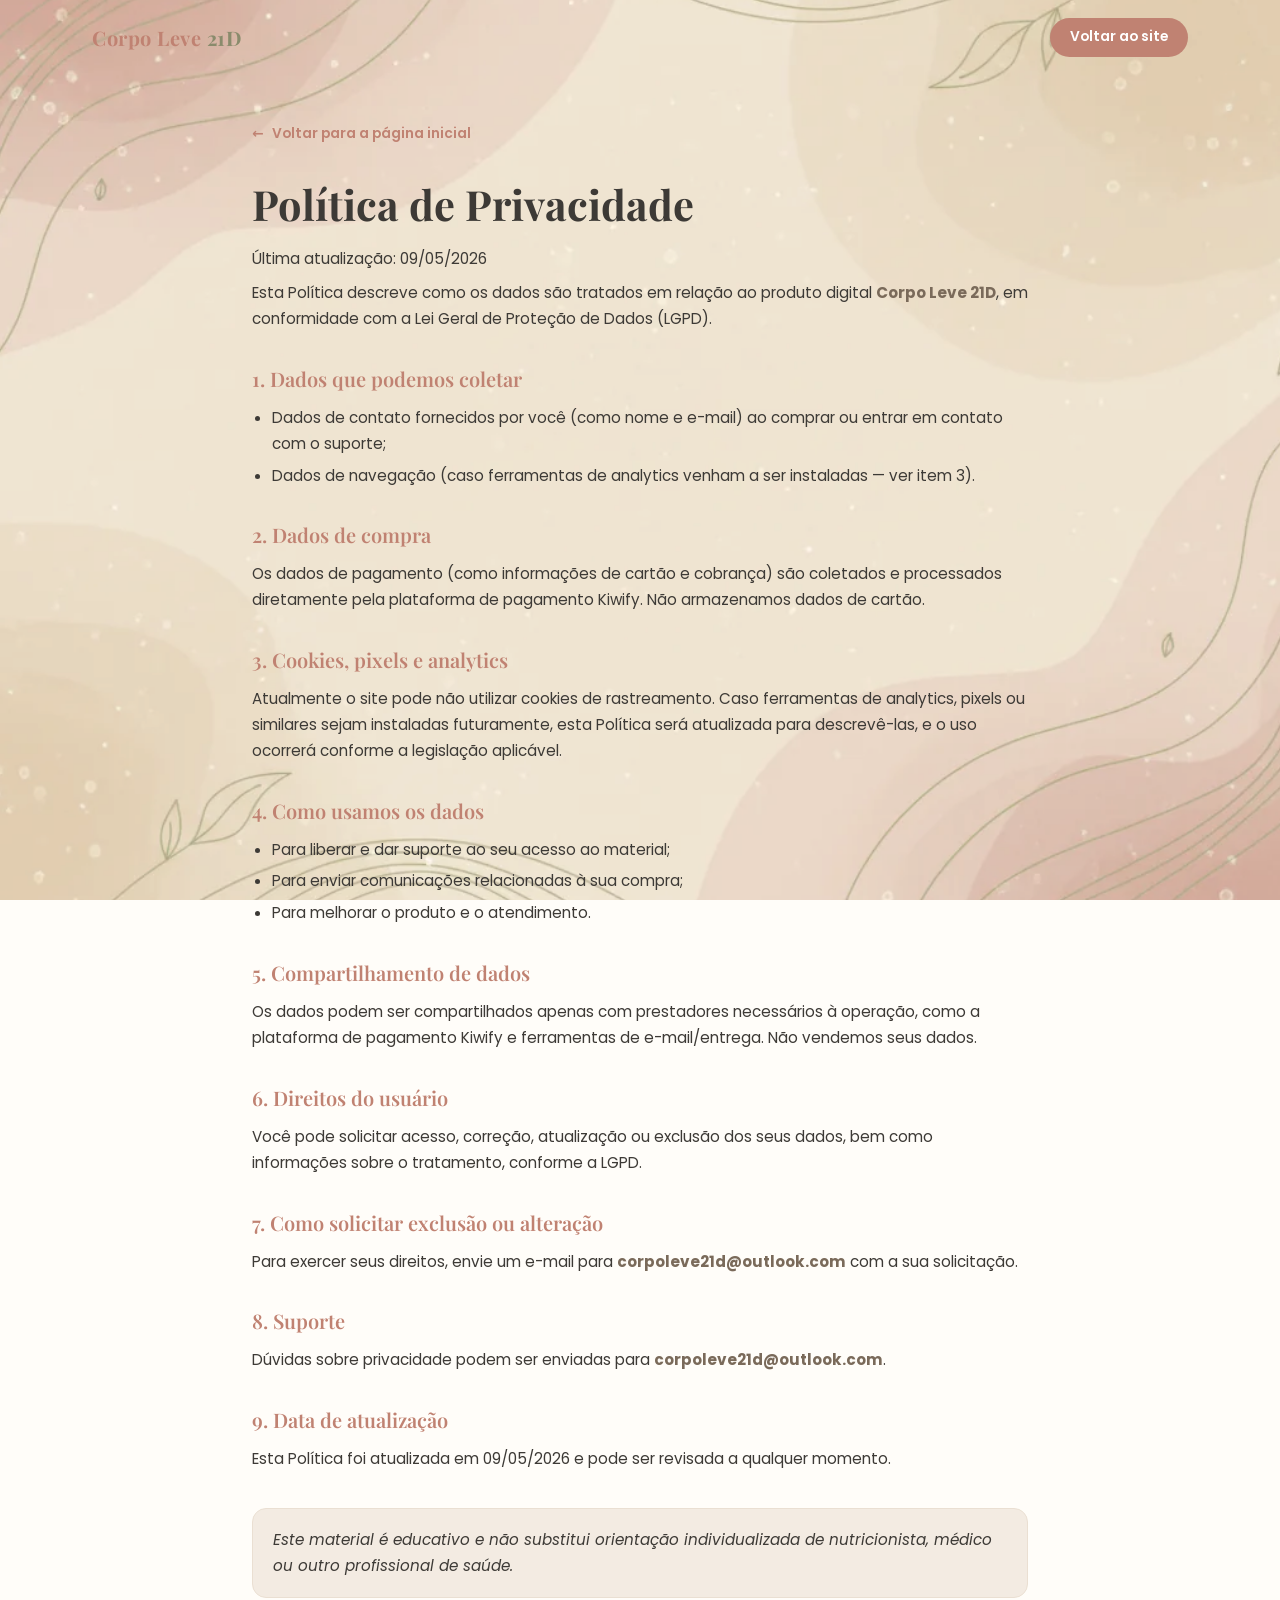
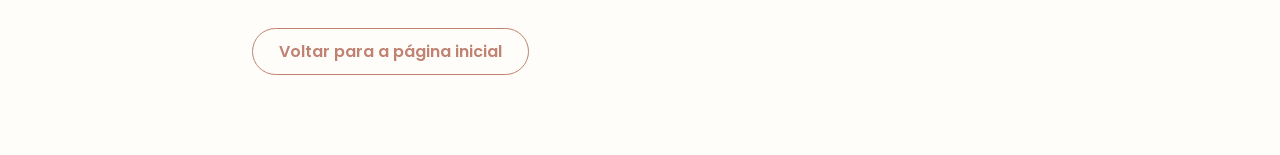
<file: privacidade.html>
<!DOCTYPE html>
<html lang="pt-BR">
<head>
<meta charset="UTF-8">
<meta name="viewport" content="width=device-width, initial-scale=1.0">
<meta name="robots" content="noindex">
<title>Política de Privacidade — Corpo Leve 21D</title>
<link rel="preconnect" href="https://fonts.googleapis.com">
<link rel="preconnect" href="https://fonts.gstatic.com" crossorigin>
<link href="https://fonts.googleapis.com/css2?family=Playfair+Display:wght@500;600;700&family=Poppins:wght@300;400;500;600&display=swap" rel="stylesheet">
<link rel="stylesheet" href="assets/style.css">
</head>
<body>

<div class="bg-decor" aria-hidden="true">
  <span class="bg-texture"></span>
  <span class="blob blob-2"></span>
  <span class="blob blob-3"></span>
</div>

<header class="nav" id="nav">
  <div class="container nav__inner">
    <a href="index.html" class="brand">Corpo&nbsp;Leve <span>21D</span></a>
    <a href="index.html" class="btn btn--mini">Voltar ao site</a>
  </div>
</header>

<main class="legal">
  <a href="index.html" class="legal__back">Voltar para a página inicial</a>
  <h1>Política de Privacidade</h1>
  <p class="legal__meta">Última atualização: <span>09/05/2026</span></p>
  <p class="legal__intro">Esta Política descreve como os dados são tratados em relação ao produto digital <strong>Corpo Leve 21D</strong>, em conformidade com a Lei Geral de Proteção de Dados (LGPD).</p>

  <h2>1. Dados que podemos coletar</h2>
  <ul>
    <li>Dados de contato fornecidos por você (como nome e e-mail) ao comprar ou entrar em contato com o suporte;</li>
    <li>Dados de navegação (caso ferramentas de analytics venham a ser instaladas — ver item 3).</li>
  </ul>

  <h2>2. Dados de compra</h2>
  <p>Os dados de pagamento (como informações de cartão e cobrança) são coletados e processados diretamente pela plataforma de pagamento <span>Kiwify</span>. Não armazenamos dados de cartão.</p>

  <h2>3. Cookies, pixels e analytics</h2>
  <p>Atualmente o site pode não utilizar cookies de rastreamento. Caso ferramentas de analytics, pixels ou similares sejam instaladas futuramente, esta Política será atualizada para descrevê-las, e o uso ocorrerá conforme a legislação aplicável.</p>

  <h2>4. Como usamos os dados</h2>
  <ul>
    <li>Para liberar e dar suporte ao seu acesso ao material;</li>
    <li>Para enviar comunicações relacionadas à sua compra;</li>
    <li>Para melhorar o produto e o atendimento.</li>
  </ul>

  <h2>5. Compartilhamento de dados</h2>
  <p>Os dados podem ser compartilhados apenas com prestadores necessários à operação, como a plataforma de pagamento <span>Kiwify</span> e ferramentas de e-mail/entrega. Não vendemos seus dados.</p>

  <h2>6. Direitos do usuário</h2>
  <p>Você pode solicitar acesso, correção, atualização ou exclusão dos seus dados, bem como informações sobre o tratamento, conforme a LGPD.</p>

  <h2>7. Como solicitar exclusão ou alteração</h2>
  <p>Para exercer seus direitos, envie um e-mail para <strong>corpoleve21d@outlook.com</strong> com a sua solicitação.</p>

  <h2>8. Suporte</h2>
  <p>Dúvidas sobre privacidade podem ser enviadas para <strong>corpoleve21d@outlook.com</strong>.</p>

  <h2>9. Data de atualização</h2>
  <p>Esta Política foi atualizada em <span>09/05/2026</span> e pode ser revisada a qualquer momento.</p>

  <p class="legal__disc">Este material é educativo e não substitui orientação individualizada de nutricionista, médico ou outro profissional de saúde.</p>

  <a href="index.html" class="btn btn--ghost">Voltar para a página inicial</a>
</main>

</body>
</html>
</file>
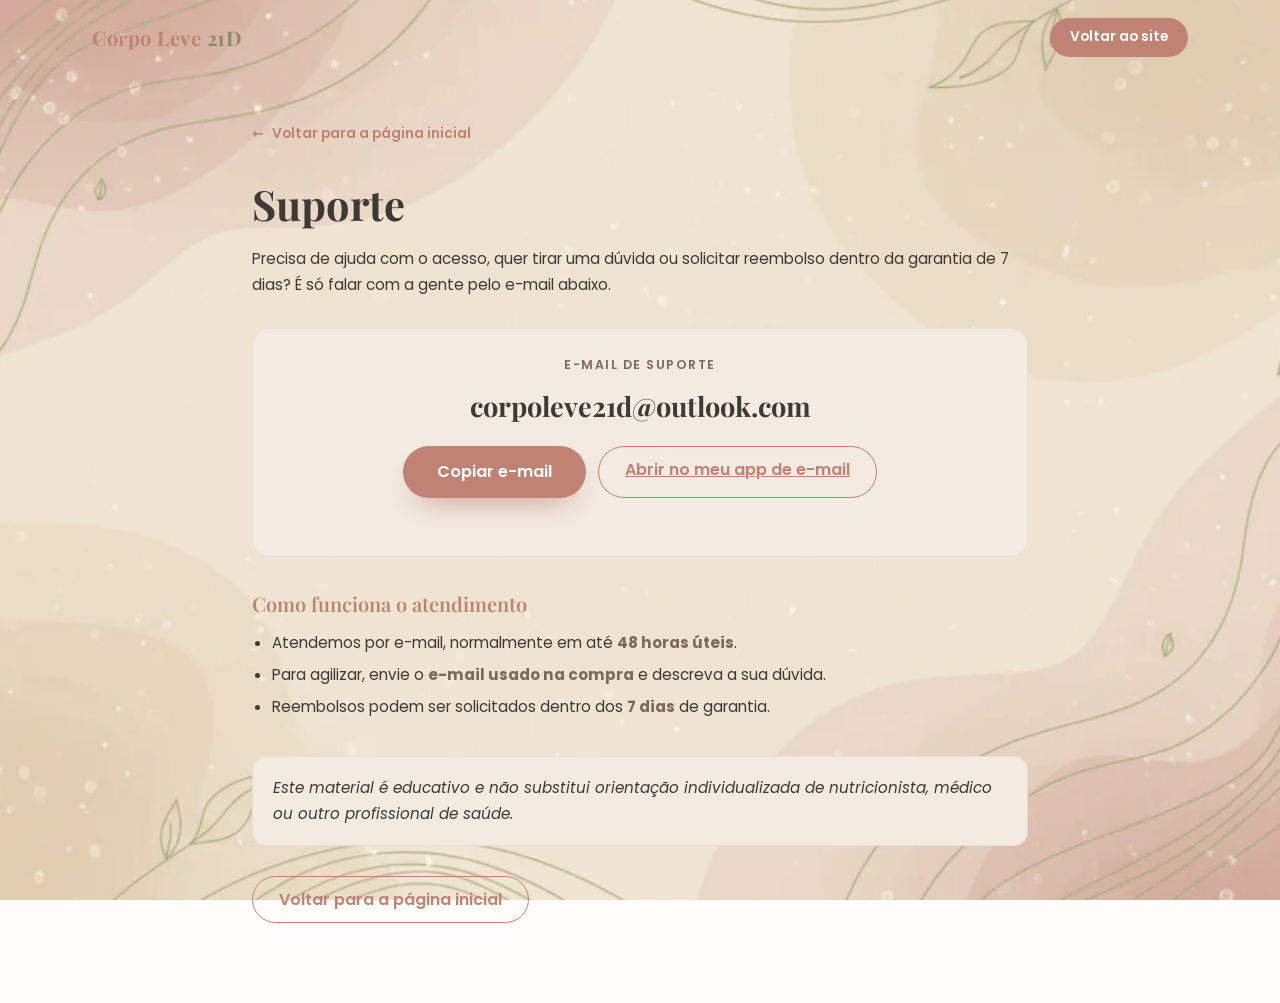
<file: suporte.html>
<!DOCTYPE html>
<html lang="pt-BR">
<head>
<meta charset="UTF-8">
<meta name="viewport" content="width=device-width, initial-scale=1.0">
<meta name="robots" content="noindex">
<title>Suporte — Corpo Leve 21D</title>
<link rel="preconnect" href="https://fonts.googleapis.com">
<link rel="preconnect" href="https://fonts.gstatic.com" crossorigin>
<link href="https://fonts.googleapis.com/css2?family=Playfair+Display:wght@500;600;700&family=Poppins:wght@300;400;500;600&display=swap" rel="stylesheet">
<link rel="stylesheet" href="assets/style.css">
</head>
<body>

<div class="bg-decor" aria-hidden="true">
  <span class="bg-texture"></span>
  <span class="blob blob-1"></span>
  <span class="blob blob-3"></span>
</div>

<header class="nav" id="nav">
  <div class="container nav__inner">
    <a href="index.html" class="brand">Corpo&nbsp;Leve <span>21D</span></a>
    <a href="index.html" class="btn btn--mini">Voltar ao site</a>
  </div>
</header>

<main class="legal">
  <a href="index.html" class="legal__back">Voltar para a página inicial</a>
  <h1>Suporte</h1>
  <p class="legal__intro">Precisa de ajuda com o acesso, quer tirar uma dúvida ou solicitar reembolso dentro da garantia de 7 dias? É só falar com a gente pelo e-mail abaixo.</p>

  <div class="support-box">
    <span class="support-box__label">E-mail de suporte</span>
    <span class="support-box__email" id="supEmail">corpoleve21d@outlook.com</span>
    <div class="support-box__actions">
      <button type="button" class="btn btn--primary" id="copyBtn">Copiar e-mail</button>
      <a href="mailto:corpoleve21d@outlook.com" class="btn btn--ghost">Abrir no meu app de e-mail</a>
    </div>
    <p class="support-box__hint" id="copyHint" aria-live="polite"></p>
  </div>

  <h2>Como funciona o atendimento</h2>
  <ul>
    <li>Atendemos por e-mail, normalmente em até <strong>48 horas úteis</strong>.</li>
    <li>Para agilizar, envie o <strong>e-mail usado na compra</strong> e descreva a sua dúvida.</li>
    <li>Reembolsos podem ser solicitados dentro dos <strong>7 dias</strong> de garantia.</li>
  </ul>

  <p class="legal__disc">Este material é educativo e não substitui orientação individualizada de nutricionista, médico ou outro profissional de saúde.</p>

  <a href="index.html" class="btn btn--ghost">Voltar para a página inicial</a>
</main>

<script>
  (function () {
    var btn = document.getElementById('copyBtn');
    var hint = document.getElementById('copyHint');
    var email = document.getElementById('supEmail').textContent.trim();
    btn.addEventListener('click', function () {
      function ok() { hint.textContent = '✓ E-mail copiado! Agora é só colar no seu e-mail.'; }
      if (navigator.clipboard && navigator.clipboard.writeText) {
        navigator.clipboard.writeText(email).then(ok).catch(fallback);
      } else { fallback(); }
      function fallback() {
        var t = document.createElement('textarea');
        t.value = email; document.body.appendChild(t); t.select();
        try { document.execCommand('copy'); ok(); }
        catch (e) { hint.textContent = 'Copie manualmente: ' + email; }
        document.body.removeChild(t);
      }
    });
  })();
</script>
</body>
</html>
</file>
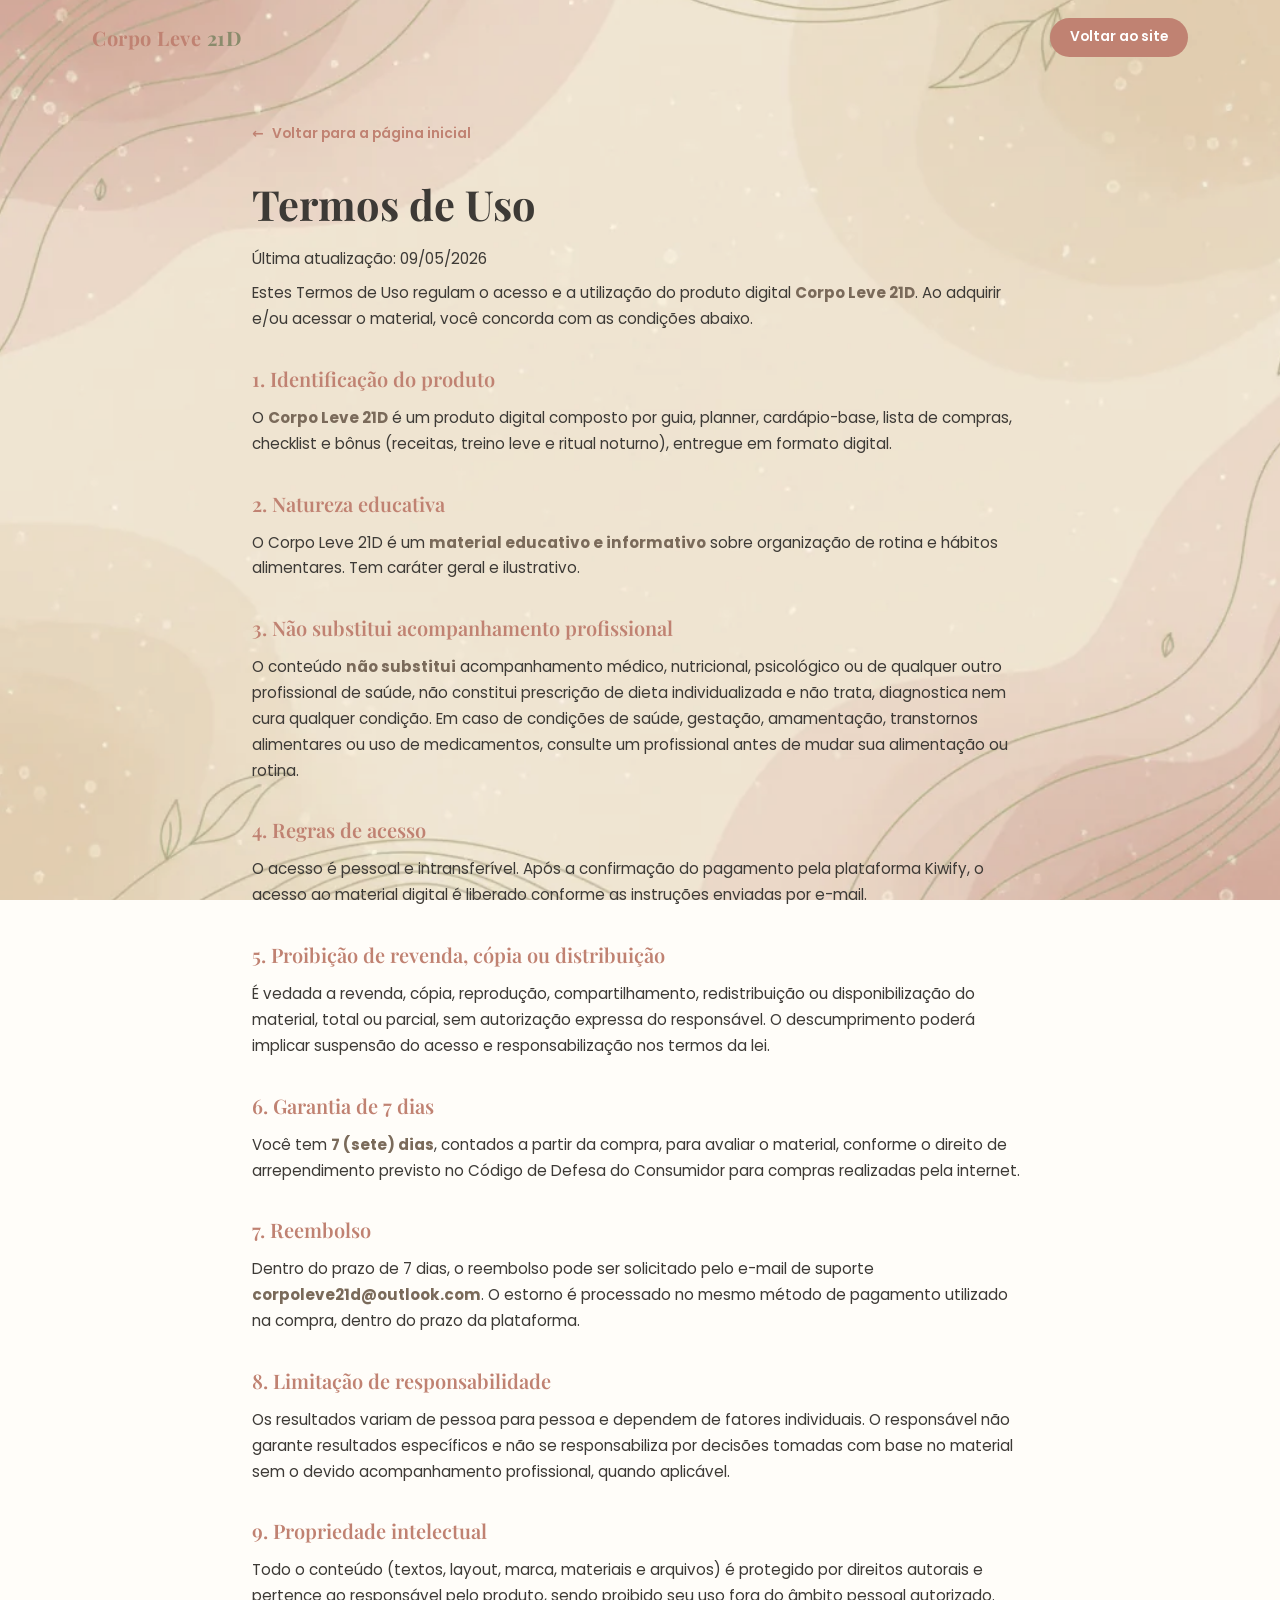
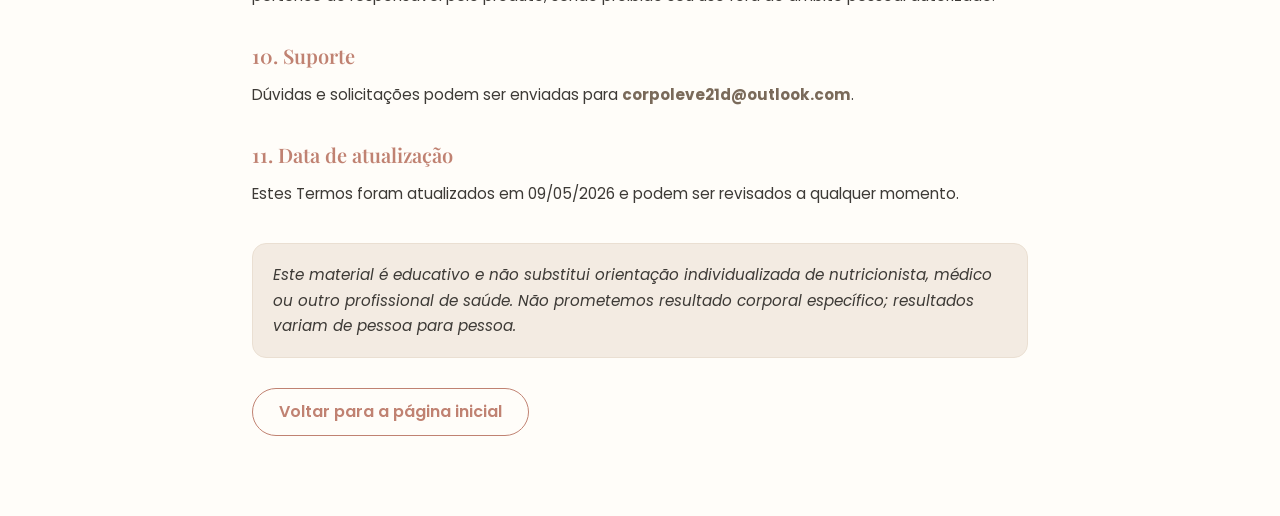
<file: termos.html>
<!DOCTYPE html>
<html lang="pt-BR">
<head>
<meta charset="UTF-8">
<meta name="viewport" content="width=device-width, initial-scale=1.0">
<meta name="robots" content="noindex">
<title>Termos de Uso — Corpo Leve 21D</title>
<link rel="preconnect" href="https://fonts.googleapis.com">
<link rel="preconnect" href="https://fonts.gstatic.com" crossorigin>
<link href="https://fonts.googleapis.com/css2?family=Playfair+Display:wght@500;600;700&family=Poppins:wght@300;400;500;600&display=swap" rel="stylesheet">
<link rel="stylesheet" href="assets/style.css">
</head>
<body>

<div class="bg-decor" aria-hidden="true">
  <span class="bg-texture"></span>
  <span class="blob blob-1"></span>
  <span class="blob blob-3"></span>
</div>

<header class="nav" id="nav">
  <div class="container nav__inner">
    <a href="index.html" class="brand">Corpo&nbsp;Leve <span>21D</span></a>
    <a href="index.html" class="btn btn--mini">Voltar ao site</a>
  </div>
</header>

<main class="legal">
  <a href="index.html" class="legal__back">Voltar para a página inicial</a>
  <h1>Termos de Uso</h1>
  <p class="legal__meta">Última atualização: <span>09/05/2026</span></p>
  <p class="legal__intro">Estes Termos de Uso regulam o acesso e a utilização do produto digital <strong>Corpo Leve 21D</strong>. Ao adquirir e/ou acessar o material, você concorda com as condições abaixo.</p>

  <h2>1. Identificação do produto</h2>
  <p>O <strong>Corpo Leve 21D</strong> é um produto digital composto por guia, planner, cardápio-base, lista de compras, checklist e bônus (receitas, treino leve e ritual noturno), entregue em formato digital.</p>

  <h2>2. Natureza educativa</h2>
  <p>O Corpo Leve 21D é um <strong>material educativo e informativo</strong> sobre organização de rotina e hábitos alimentares. Tem caráter geral e ilustrativo.</p>

  <h2>3. Não substitui acompanhamento profissional</h2>
  <p>O conteúdo <strong>não substitui</strong> acompanhamento médico, nutricional, psicológico ou de qualquer outro profissional de saúde, não constitui prescrição de dieta individualizada e não trata, diagnostica nem cura qualquer condição. Em caso de condições de saúde, gestação, amamentação, transtornos alimentares ou uso de medicamentos, consulte um profissional antes de mudar sua alimentação ou rotina.</p>

  <h2>4. Regras de acesso</h2>
  <p>O acesso é pessoal e intransferível. Após a confirmação do pagamento pela plataforma <span>Kiwify</span>, o acesso ao material digital é liberado conforme as instruções enviadas por e-mail.</p>

  <h2>5. Proibição de revenda, cópia ou distribuição</h2>
  <p>É vedada a revenda, cópia, reprodução, compartilhamento, redistribuição ou disponibilização do material, total ou parcial, sem autorização expressa do responsável. O descumprimento poderá implicar suspensão do acesso e responsabilização nos termos da lei.</p>

  <h2>6. Garantia de 7 dias</h2>
  <p>Você tem <strong>7 (sete) dias</strong>, contados a partir da compra, para avaliar o material, conforme o direito de arrependimento previsto no Código de Defesa do Consumidor para compras realizadas pela internet.</p>

  <h2>7. Reembolso</h2>
  <p>Dentro do prazo de 7 dias, o reembolso pode ser solicitado pelo e-mail de suporte <strong>corpoleve21d@outlook.com</strong>. O estorno é processado no mesmo método de pagamento utilizado na compra, dentro do prazo da plataforma.</p>

  <h2>8. Limitação de responsabilidade</h2>
  <p>Os resultados variam de pessoa para pessoa e dependem de fatores individuais. O responsável não garante resultados específicos e não se responsabiliza por decisões tomadas com base no material sem o devido acompanhamento profissional, quando aplicável.</p>

  <h2>9. Propriedade intelectual</h2>
  <p>Todo o conteúdo (textos, layout, marca, materiais e arquivos) é protegido por direitos autorais e pertence ao responsável pelo produto, sendo proibido seu uso fora do âmbito pessoal autorizado.</p>

  <h2>10. Suporte</h2>
  <p>Dúvidas e solicitações podem ser enviadas para <strong>corpoleve21d@outlook.com</strong>.</p>

  <h2>11. Data de atualização</h2>
  <p>Estes Termos foram atualizados em <span>09/05/2026</span> e podem ser revisados a qualquer momento.</p>

  <p class="legal__disc">Este material é educativo e não substitui orientação individualizada de nutricionista, médico ou outro profissional de saúde. Não prometemos resultado corporal específico; resultados variam de pessoa para pessoa.</p>

  <a href="index.html" class="btn btn--ghost">Voltar para a página inicial</a>
</main>

</body>
</html>
</file>
<file: assets/style.css>
/* ===== Corpo Leve 21D — Landing premium ===== */
:root{
  --bege:#F3EBE2;
  --bege-2:#EADFD2;
  --branco:#FFFDF9;
  --rosa:#C08272;
  --rosa-escuro:#A66856;
  --oliva:#8A8B6C;
  --marrom:#7A6A5A;
  --carvao:#3D3A36;
  --dourado:#C9A86A;
  --sombra: 0 18px 50px -22px rgba(122,106,90,.45);
  --sombra-suave: 0 10px 30px -18px rgba(122,106,90,.4);
  --raio: 22px;
  --maxw: 1140px;
  --serif:'Playfair Display', Georgia, serif;
  --sans:'Poppins', system-ui, -apple-system, Arial, sans-serif;
}
*{box-sizing:border-box;margin:0;padding:0}
html{scroll-behavior:smooth}
body{
  font-family:var(--sans);
  color:var(--carvao);
  background:var(--branco);
  line-height:1.65;
  font-size:16px;
  overflow-x:hidden;
  -webkit-font-smoothing:antialiased;
}
img{max-width:100%;display:block}
a{color:inherit;text-decoration:none}
.container{width:100%;max-width:var(--maxw);margin:0 auto;padding:0 22px}
em{font-style:italic;color:var(--rosa)}
strong{color:var(--marrom)}

/* ===== Fundo decorativo ===== */
.bg-decor{position:fixed;inset:0;z-index:0;pointer-events:none;overflow:hidden}
.blob{position:absolute;border-radius:50%;filter:blur(60px);opacity:.38}
.blob-1{width:420px;height:420px;background:radial-gradient(circle,#E7CFc4,transparent 70%);top:-120px;left:-120px}
.blob-2{width:380px;height:380px;background:radial-gradient(circle,#D9DCC4,transparent 70%);top:40%;right:-140px}
.blob-3{width:340px;height:340px;background:radial-gradient(circle,#EADFD2,transparent 70%);bottom:-120px;left:30%}
.leaf{position:absolute;color:var(--oliva);opacity:.18;font-size:26px}
.leaf-a{top:18%;left:8%}
.leaf-b{top:62%;left:80%}
.leaf-c{top:84%;left:14%}

/* ===== Nav ===== */
.nav{position:fixed;top:0;left:0;right:0;z-index:50;transition:background .4s ease, box-shadow .4s, padding .4s}
.nav__inner{display:flex;align-items:center;justify-content:space-between;padding:18px 22px}
.nav.scrolled{background:rgba(255,253,249,.85);backdrop-filter:blur(12px);box-shadow:0 6px 24px -18px rgba(122,106,90,.5)}
.brand{font-family:var(--serif);font-weight:700;font-size:1.25rem;color:var(--rosa);letter-spacing:.5px}
.brand span{color:var(--oliva)}
.nav__links{display:none;gap:30px}
.nav__links a{font-size:.92rem;color:var(--marrom);font-weight:500;transition:color .25s}
.nav__links a:hover{color:var(--rosa)}

/* ===== Botões ===== */
.btn{display:inline-flex;flex-direction:column;align-items:center;justify-content:center;
  font-family:var(--sans);font-weight:600;cursor:pointer;border:none;border-radius:999px;
  transition:transform .3s cubic-bezier(.2,.8,.2,1), box-shadow .3s, background .3s;text-align:center;line-height:1.2}
.btn--primary{background:var(--rosa);color:#fff;padding:16px 34px;font-size:1.02rem;box-shadow:0 14px 30px -14px rgba(192,130,114,.9)}
.btn--primary:hover{transform:translateY(-3px) scale(1.02);background:var(--rosa-escuro);box-shadow:0 20px 40px -16px rgba(166,104,86,.95)}
.btn--lg{padding:20px 46px;font-size:1.12rem}
.btn--mini{padding:11px 20px;font-size:.86rem;background:var(--rosa);color:#fff;border-radius:999px}
.btn--mini:hover{background:var(--rosa-escuro)}
.btn__price{font-weight:400;font-size:.74rem;opacity:.92;margin-top:3px;letter-spacing:.3px}

/* ===== Hero ===== */
.hero{position:relative;z-index:1;padding:130px 0 70px}
.hero__grid{display:grid;grid-template-columns:1fr;gap:48px;align-items:center}
.eyebrow{display:inline-block;font-size:.74rem;letter-spacing:3px;text-transform:uppercase;color:var(--oliva);font-weight:600;margin-bottom:18px}
.eyebrow--center{display:block;text-align:center}
.hero__title{font-family:var(--serif);font-weight:700;font-size:clamp(2.4rem,8vw,4rem);line-height:1.08;color:var(--carvao);margin-bottom:22px;letter-spacing:-.5px}
.hero__sub{font-size:clamp(1rem,2.4vw,1.18rem);color:var(--marrom);max-width:540px;margin-bottom:32px}
.hero__cta{margin-bottom:22px}
.hero__trust{list-style:none;display:flex;flex-wrap:wrap;gap:16px 24px;font-size:.86rem;color:var(--marrom)}
.hero__trust li{display:flex;align-items:center;gap:8px}
.dot{width:7px;height:7px;border-radius:50%;background:var(--oliva);display:inline-block}

/* Hero cards flutuantes */
.hero__cards{position:relative;height:420px}
.floatcard{position:absolute;background:var(--branco);border:1px solid var(--bege-2);border-radius:18px;padding:20px 22px;box-shadow:var(--sombra);width:min(64%,260px)}
.floatcard__tag{display:inline-block;font-size:.66rem;letter-spacing:2px;text-transform:uppercase;color:#fff;background:var(--oliva);padding:4px 10px;border-radius:999px;margin-bottom:10px}
.floatcard h3{font-family:var(--serif);font-size:1.12rem;color:var(--rosa);margin-bottom:4px;font-weight:600}
.floatcard p{font-size:.84rem;color:var(--marrom)}
.fc-1{top:0;left:0;z-index:4}
.fc-2{top:120px;right:0;z-index:3}
.fc-3{top:230px;left:6%;z-index:2}
.fc-4{top:320px;right:8%;z-index:5;background:linear-gradient(160deg,#fff,#FBF2EA)}
.fc-4 .floatcard__tag{background:var(--dourado)}

.scroll-hint{display:flex;align-items:center;gap:10px;justify-content:center;margin-top:54px;font-size:.74rem;letter-spacing:2px;text-transform:uppercase;color:var(--oliva)}
.scroll-hint span{width:22px;height:34px;border:1.5px solid var(--oliva);border-radius:12px;position:relative;display:inline-block}
.scroll-hint span::after{content:"";position:absolute;top:6px;left:50%;width:3px;height:6px;background:var(--oliva);border-radius:2px;transform:translateX(-50%);animation:scrolldot 1.6s infinite}
@keyframes scrolldot{0%{opacity:0;transform:translate(-50%,0)}40%{opacity:1}80%{opacity:0;transform:translate(-50%,12px)}}

/* ===== Seções base ===== */
.section{position:relative;z-index:1;padding:90px 0}
.section__head{max-width:680px;margin:0 auto 54px;text-align:center}
.section__title{font-family:var(--serif);font-weight:600;font-size:clamp(1.8rem,5vw,2.7rem);color:var(--carvao);line-height:1.15;margin-bottom:16px}
.section__lead{color:var(--marrom);font-size:1.05rem}

/* ===== Dor ===== */
.dor{background:linear-gradient(180deg,transparent, rgba(243,235,226,.6) 30%, transparent)}
.dorgrid{display:grid;grid-template-columns:1fr;gap:18px}
.dorcard{background:var(--branco);border:1px solid var(--bege-2);border-left:3px solid var(--rosa);border-radius:16px;padding:24px;box-shadow:var(--sombra-suave)}
.dorcard h3{font-family:var(--serif);font-size:1.12rem;color:var(--carvao);font-weight:600;margin-bottom:8px;line-height:1.3}
.dorcard p{font-size:.92rem;color:var(--marrom)}

/* ===== Método / pilares ===== */
.pilares{position:relative;display:grid;grid-template-columns:1fr;gap:22px;max-width:760px;margin:0 auto}
.pilar-track{position:absolute;left:33px;top:20px;bottom:20px;width:2px;background:var(--bege-2);border-radius:2px;overflow:hidden}
.pilar-progress{position:absolute;top:0;left:0;width:100%;height:0;background:linear-gradient(var(--rosa),var(--oliva))}
.pilar{display:flex;gap:22px;align-items:flex-start;background:var(--branco);border:1px solid var(--bege-2);border-radius:var(--raio);padding:26px;box-shadow:var(--sombra-suave);position:relative}
.pilar__num{font-family:var(--serif);font-size:1.6rem;font-weight:700;color:#fff;background:var(--rosa);min-width:54px;height:54px;border-radius:50%;display:flex;align-items:center;justify-content:center;box-shadow:0 10px 22px -10px rgba(192,130,114,.9)}
.pilar__week{display:inline-block;font-size:.7rem;letter-spacing:2px;text-transform:uppercase;color:var(--oliva);font-weight:600;margin-bottom:6px}
.pilar__body h3{font-family:var(--serif);font-size:1.5rem;color:var(--rosa);margin-bottom:8px;font-weight:600}
.pilar__body p{font-size:.96rem;color:var(--marrom)}
.metodo__note{text-align:center;max-width:560px;margin:40px auto 0;font-style:italic;color:var(--marrom)}

/* ===== Entregáveis ===== */
.grid-entregaveis{display:grid;grid-template-columns:1fr;gap:18px}
.ecard{background:var(--branco);border:1px solid var(--bege-2);border-radius:var(--raio);padding:26px;box-shadow:var(--sombra-suave);transition:transform .35s cubic-bezier(.2,.8,.2,1), box-shadow .35s;position:relative;overflow:hidden}
.ecard::before{content:"";position:absolute;inset:0;background:linear-gradient(160deg,rgba(201,168,106,.08),transparent 60%);opacity:0;transition:opacity .35s}
.ecard:hover{transform:translateY(-6px);box-shadow:var(--sombra)}
.ecard:hover::before{opacity:1}
.ecard__fmt{display:inline-block;font-size:.66rem;letter-spacing:2px;text-transform:uppercase;color:var(--marrom);background:var(--bege);padding:5px 12px;border-radius:999px;margin-bottom:14px}
.ecard h3{font-family:var(--serif);font-size:1.22rem;color:var(--carvao);font-weight:600;margin-bottom:8px}
.ecard p{font-size:.92rem;color:var(--marrom)}
.ecard--bonus{background:linear-gradient(165deg,#fff, #FBF3EA)}
.ecard--bonus .ecard__fmt{background:var(--dourado);color:#fff}

/* ===== Para quem ===== */
.paraquem__grid{display:grid;grid-template-columns:1fr;gap:20px}
.pq{border-radius:var(--raio);padding:32px;box-shadow:var(--sombra-suave)}
.pq h3{font-family:var(--serif);font-size:1.4rem;margin-bottom:18px;font-weight:600}
.pq ul{list-style:none;display:flex;flex-direction:column;gap:12px}
.pq li{position:relative;padding-left:30px;color:var(--marrom);font-size:.96rem}
.pq--sim{background:var(--branco);border:1px solid var(--bege-2)}
.pq--sim h3{color:var(--oliva)}
.pq--sim li::before{content:"✓";position:absolute;left:0;top:-1px;color:#fff;background:var(--oliva);width:20px;height:20px;border-radius:50%;font-size:.72rem;display:flex;align-items:center;justify-content:center}
.pq--nao{background:var(--bege)}
.pq--nao h3{color:var(--rosa)}
.pq--nao li::before{content:"–";position:absolute;left:0;top:-1px;color:var(--rosa);font-weight:700}

/* ===== Oferta ===== */
.oferta{padding:80px 0}
.offerbox{position:relative;max-width:680px;margin:0 auto;background:var(--branco);border:1px solid var(--bege-2);border-radius:34px;padding:54px 40px;text-align:center;box-shadow:var(--sombra);overflow:hidden}
.offerbox__glow{position:absolute;top:-120px;left:50%;transform:translateX(-50%);width:340px;height:340px;background:radial-gradient(circle,rgba(201,168,106,.28),transparent 70%);filter:blur(20px)}
.offerbox>*{position:relative;z-index:1}
.offerbox__title{font-family:var(--serif);font-size:clamp(2rem,6vw,2.8rem);color:var(--rosa);font-weight:700;margin:6px 0 12px}
.offerbox__desc{color:var(--marrom);max-width:460px;margin:0 auto 28px}
.offerbox__price{margin-bottom:28px}
.price__label{display:block;font-size:.8rem;letter-spacing:2px;text-transform:uppercase;color:var(--oliva)}
.price__value{font-family:var(--serif);font-size:clamp(3rem,12vw,4.6rem);font-weight:700;color:var(--carvao);line-height:1;display:block;margin:4px 0}
.price__note{display:block;font-size:.82rem;color:var(--marrom)}
.offerbox__bump{font-size:.86rem;color:var(--marrom);margin-top:16px}
.guarantee{display:flex;align-items:center;gap:18px;text-align:left;background:var(--bege);border-radius:18px;padding:20px 22px;margin-top:30px}
.guarantee__seal{flex:none;width:62px;height:62px;border-radius:50%;background:var(--oliva);color:#fff;font-family:var(--serif);font-size:1.6rem;font-weight:700;display:flex;flex-direction:column;align-items:center;justify-content:center;line-height:.9}
.guarantee__seal small{font-family:var(--sans);font-size:.5rem;letter-spacing:1px;text-transform:uppercase;font-weight:500}
.guarantee p{font-size:.88rem;color:var(--marrom)}

/* ===== Quem / depoimentos ===== */
.quem__inner{max-width:720px;margin:0 auto;text-align:center}
.quem__inner p{color:var(--marrom);font-size:1.04rem;margin-top:10px}
.depo-placeholder{margin-top:34px;border:1.5px dashed var(--bege-2);border-radius:18px;padding:28px;background:rgba(243,235,226,.5);color:var(--marrom);font-size:.92rem}
.depo-placeholder em{color:var(--rosa);font-size:.85rem}

/* ===== FAQ ===== */
.faq__inner{max-width:760px;margin:0 auto}
.accordion{display:flex;flex-direction:column;gap:14px}
.acc{background:var(--branco);border:1px solid var(--bege-2);border-radius:16px;overflow:hidden;box-shadow:var(--sombra-suave)}
.acc summary{list-style:none;cursor:pointer;padding:20px 24px;font-family:var(--serif);font-size:1.08rem;color:var(--carvao);font-weight:600;display:flex;justify-content:space-between;align-items:center;gap:16px}
.acc summary::-webkit-details-marker{display:none}
.acc summary::after{content:"+";font-family:var(--sans);font-size:1.5rem;color:var(--rosa);transition:transform .3s;flex:none}
.acc[open] summary::after{transform:rotate(45deg)}
.acc__body{padding:0 24px;max-height:0;overflow:hidden;transition:max-height .4s ease, padding .4s ease}
.acc[open] .acc__body{padding:0 24px 22px;max-height:400px}
.acc__body p{color:var(--marrom);font-size:.95rem}
.faq__cta{text-align:center;margin-top:40px}

/* ===== Rodapé ===== */
.footer{position:relative;z-index:1;background:var(--bege);padding:54px 0 40px;margin-top:40px}
.footer__inner{display:flex;flex-direction:column;gap:24px;justify-content:space-between;align-items:flex-start;margin-bottom:30px}
.footer__brand p{font-size:.88rem;color:var(--marrom);margin-top:6px}
.footer__links{display:flex;flex-wrap:wrap;gap:18px}
.footer__links a{font-size:.86rem;color:var(--marrom);transition:color .25s}
.footer__links a:hover{color:var(--rosa)}
.disclaimer{font-size:.76rem;color:var(--marrom);line-height:1.6;border-top:1px solid var(--bege-2);padding-top:22px;font-style:italic}
.copyright{font-size:.78rem;color:var(--marrom);margin-top:14px;opacity:.8}

/* ===== CTA sticky mobile ===== */
.cta-sticky{position:fixed;left:16px;right:16px;bottom:16px;z-index:60;background:var(--rosa);color:#fff;text-align:center;padding:16px;border-radius:999px;font-weight:600;box-shadow:0 16px 34px -12px rgba(166,104,86,.95);transform:translateY(140%);transition:transform .4s cubic-bezier(.2,.8,.2,1)}
.cta-sticky.show{transform:translateY(0)}

/* ===== Animação: estados (só ativos quando JS confirma GSAP) ===== */
body.gsap-on [data-anim="fade"],
body.gsap-on [data-reveal],
body.gsap-on [data-card],
body.gsap-on [data-pilar]{opacity:0}
body.gsap-on [data-float]{will-change:transform}

/* ===== Preço de/por (hero) ===== */
.price-tag{display:inline-flex;align-items:baseline;flex-wrap:wrap;gap:8px 12px;background:var(--branco);border:1px solid var(--bege-2);border-radius:16px;padding:14px 18px;box-shadow:var(--sombra-suave);margin-bottom:20px}
.price-tag__de{color:var(--marrom);font-size:.95rem}
.price-tag__de s{opacity:.7}
.price-tag__por{font-family:var(--serif);color:var(--carvao);font-size:1.05rem}
.price-tag__por strong{color:var(--rosa);font-size:1.7rem;font-weight:700}
.price-tag__meta{flex-basis:100%;font-size:.74rem;color:var(--marrom);letter-spacing:.3px}

/* ===== Nota de lançamento honesta ===== */
.launch-note{max-width:680px;margin:0 auto 26px;text-align:center;background:var(--bege);border:1px solid var(--bege-2);border-radius:16px;padding:16px 22px;font-size:.9rem;color:var(--marrom);line-height:1.6}
.launch-note strong{color:var(--oliva)}

/* ===== Value stack (o que recebe hoje) ===== */
.value-stack{list-style:none;text-align:left;max-width:420px;margin:6px auto 24px;display:grid;gap:9px}
.value-stack li{position:relative;padding-left:30px;color:var(--carvao);font-size:.95rem}
.value-stack li::before{content:"✓";position:absolute;left:0;top:1px;color:#fff;background:var(--oliva);width:20px;height:20px;border-radius:50%;font-size:.7rem;display:flex;align-items:center;justify-content:center}

/* ===== Preço na oferta ===== */
.price__ref{display:block;font-size:.92rem;color:var(--marrom)}
.price__ref s{opacity:.7}
.price__lead{display:block;font-size:.78rem;letter-spacing:2px;text-transform:uppercase;color:var(--oliva);margin-top:6px}

/* ===== Selos de segurança ===== */
.seals{list-style:none;display:flex;flex-wrap:wrap;justify-content:center;gap:10px 14px;margin:20px 0 4px}
.seals li{position:relative;padding-left:22px;font-size:.82rem;color:var(--marrom)}
.seals li::before{content:"";position:absolute;left:0;top:50%;transform:translateY(-50%);width:14px;height:14px;border-radius:50%;background:var(--oliva);box-shadow:0 0 0 3px rgba(138,139,108,.18)}

/* ===== Componente de visualizações (desativado) ===== */
.live-views{display:inline-flex;align-items:center;gap:8px;margin-top:14px;font-size:.8rem;color:var(--marrom)}
.live-views__dot{width:8px;height:8px;border-radius:50%;background:var(--oliva)}
.offerbox__phase{margin-top:14px;font-size:.82rem;color:var(--marrom);font-style:italic}

/* ===== Bloco de preço no fim (FAQ) ===== */
.faq__price{font-size:.95rem;color:var(--marrom);margin-bottom:14px}
.faq__price s{opacity:.7}
.faq__price strong{color:var(--rosa)}
.faq__phase{font-size:.8rem;color:var(--marrom);font-style:italic;margin-top:12px}

/* ===== CTA sticky com de/por ===== */
.cta-sticky__de{font-size:.74rem;opacity:.85;margin-right:6px}
.cta-sticky__de s{opacity:.9}
.cta-sticky strong{font-weight:700}

/* ===== Páginas jurídicas (termos/privacidade) ===== */
.legal{position:relative;z-index:1;max-width:820px;margin:0 auto;padding:120px 22px 80px}
.legal__back{display:inline-flex;align-items:center;gap:8px;margin-bottom:24px;font-size:.86rem;color:var(--rosa);font-weight:600}
.legal__back::before{content:"←"}
.legal h1{font-family:var(--serif);font-size:clamp(1.8rem,5vw,2.6rem);color:var(--carvao);margin-bottom:8px;font-weight:700}
.legal__meta{font-size:.82rem;color:var(--marrom);margin-bottom:8px}
.legal__intro{color:var(--marrom);margin-bottom:30px}
.legal h2{font-family:var(--serif);font-size:1.25rem;color:var(--rosa);margin:30px 0 10px;font-weight:600}
.legal p,.legal li{color:var(--carvao);font-size:.95rem;line-height:1.7}
.legal ul{margin:10px 0 10px 20px;display:grid;gap:6px}
.legal .ph{background:#F6E2D8;color:#9B4A2F;border:1px dashed var(--rosa);border-radius:4px;padding:0 6px;font-weight:600;font-size:.9rem}
.legal__disc{margin-top:36px;background:var(--bege);border:1px solid var(--bege-2);border-radius:14px;padding:18px 20px;font-size:.84rem;color:var(--marrom);font-style:italic}
.btn--ghost{display:inline-block;margin-top:30px;background:transparent;border:1.5px solid var(--rosa);color:var(--rosa);padding:13px 26px;border-radius:999px;font-weight:600}
.btn--ghost:hover{background:var(--rosa);color:#fff}
.legal a[href^="mailto"],.legal a[href^="http"]{color:var(--rosa);font-weight:600;text-decoration:underline}

/* ===== Caixa de suporte ===== */
.support-box{background:var(--bege);border:1px solid var(--bege-2);border-radius:18px;padding:26px 24px;margin:8px 0 14px;text-align:center}
.support-box__label{display:block;font-size:.78rem;letter-spacing:1.5px;text-transform:uppercase;color:var(--marrom);font-weight:600;margin-bottom:8px}
.support-box__email{display:block;font-family:var(--serif);font-size:clamp(1.2rem,4vw,1.7rem);color:var(--carvao);font-weight:700;word-break:break-all;margin-bottom:18px}
.support-box__actions{display:flex;flex-wrap:wrap;gap:12px;justify-content:center}
.support-box__actions .btn{margin-top:0}
.support-box__actions .btn--ghost{margin-top:0}
.support-box__hint{min-height:1.2em;margin-top:14px;font-size:.86rem;color:var(--rosa);font-weight:600}

/* ===== Selo de desconto ===== */
.discount-badge{display:inline-flex;align-items:center;gap:5px;background:linear-gradient(135deg,var(--rosa),var(--dourado));color:#fff;font-family:var(--sans);font-weight:700;font-size:.82rem;letter-spacing:.5px;padding:5px 12px;border-radius:999px;box-shadow:0 8px 18px -8px rgba(192,130,114,.8)}
.discount-badge--lg{font-size:.95rem;padding:7px 16px}

/* faixa/etiqueta de oferta no topo do card */
.offer-ribbon{display:inline-block;background:var(--carvao);color:#fff;font-family:var(--sans);font-size:.72rem;letter-spacing:2px;text-transform:uppercase;font-weight:600;padding:7px 16px;border-radius:999px;margin-bottom:14px}
.offer-ribbon strong{color:var(--dourado)}

/* linha de economia */
.save-line{display:block;margin-top:8px;font-size:.95rem;color:var(--oliva);font-weight:600}
.save-line strong{color:var(--rosa)}

/* mini-stats apelativos do hero */
.hero__stats{display:flex;flex-wrap:wrap;gap:10px;margin-top:18px}
.hero__stats span{background:var(--branco);border:1px solid var(--bege-2);border-radius:12px;padding:8px 13px;font-size:.8rem;color:var(--marrom);box-shadow:var(--sombra-suave)}
.hero__stats strong{color:var(--rosa)}

/* ===== Barra de progresso de scroll ===== */
.scroll-progress{position:fixed;top:0;left:0;height:3px;width:0;z-index:80;background:linear-gradient(90deg,var(--rosa),var(--dourado),var(--oliva));box-shadow:0 0 10px -2px rgba(192,130,114,.6);transition:width .1s linear}

/* ===== Microinteração: link do menu com sublinhado ===== */
.nav__links a{position:relative}
.nav__links a::after{content:"";position:absolute;left:0;bottom:-4px;width:0;height:2px;background:var(--rosa);border-radius:2px;transition:width .3s cubic-bezier(.2,.8,.2,1)}
.nav__links a:hover::after{width:100%}

/* ===== Botão primário com brilho sutil ao passar ===== */
.btn--primary{position:relative;overflow:hidden}
.btn--primary::after{content:"";position:absolute;top:0;left:-120%;width:60%;height:100%;background:linear-gradient(100deg,transparent,rgba(255,255,255,.35),transparent);transform:skewX(-18deg);transition:left .6s ease}
.btn--primary:hover::after{left:130%}

/* ===== Pulso suave no glow da oferta ===== */
@keyframes glowpulse{0%,100%{opacity:.75;transform:translateX(-50%) scale(1)}50%{opacity:1;transform:translateX(-50%) scale(1.08)}}
.offerbox__glow{animation:glowpulse 6s ease-in-out infinite}

/* ===== Selo da garantia com leve respiro ===== */
@keyframes sealfloat{0%,100%{transform:translateY(0)}50%{transform:translateY(-4px)}}
.guarantee__seal{animation:sealfloat 4s ease-in-out infinite}

/* ===== Imagens integradas ===== */
.bg-texture{position:absolute;inset:-4%;background-image:url('images/optimized/background-wellness.webp'),url('images/background-wellness.png');background-size:cover;background-position:center;background-repeat:no-repeat;opacity:1;will-change:transform}
/* véu bem suave por cima do fundo para manter o texto sempre legível */
.bg-decor::after{content:"";position:absolute;inset:0;background:rgba(255,253,249,.28)}
/* o fundo (imagem) já traz folhas e textura — escondemos os enfeites duplicados */
.bg-decor .blob,.bg-decor .leaf{display:none}
picture{display:block}
.has-img{width:100%;height:100%;object-fit:cover;display:block}

/* placeholder elegante quando a imagem ainda não existe */
.image-card__ph,.section-visual__ph,.mockup-showcase__ph{display:none}
[data-imgwrap].img-failed picture{display:none}
[data-imgwrap].img-failed{display:flex;align-items:center;justify-content:center;background:linear-gradient(150deg,var(--bege),#EADBCB);border:1px dashed var(--bege-2)}
[data-imgwrap].img-failed figcaption{display:block;font-family:var(--serif);color:var(--rosa);font-size:1rem;text-align:center;padding:18px;opacity:.85}

/* cartão de imagem genérico */
.image-card{position:relative;border-radius:var(--raio);overflow:hidden;box-shadow:var(--sombra);border:1px solid var(--bege-2);background:var(--bege);aspect-ratio:4/3;margin:0}

/* hero visual */
.hero__visual{position:relative;min-height:340px}
.hero-visual .image-card{aspect-ratio:4/3;width:100%}
.floatcard--mini{width:min(60%,210px);padding:14px 16px}
.floatcard--mini h3{font-size:1rem}
.floatcard--mini p{font-size:.78rem}
.fc-a{position:absolute;left:-6px;bottom:-18px;z-index:5}
.fc-b{position:absolute;right:-6px;top:-18px;z-index:5;background:linear-gradient(160deg,#fff,#FBF2EA)}
.fc-b .floatcard__tag{background:var(--dourado)}

/* section visual (largo) */
.section-visual{position:relative;border-radius:var(--raio);overflow:hidden;box-shadow:var(--sombra-suave);border:1px solid var(--bege-2);background:var(--bege);margin:0 auto 40px;max-width:760px;aspect-ratio:21/9}
.section-visual--wide{aspect-ratio:21/8}

/* mockup showcase */
.mockup-showcase{position:relative;border-radius:var(--raio);overflow:hidden;box-shadow:var(--sombra);border:1px solid var(--bege-2);background:var(--bege);margin:0 auto 44px;max-width:900px;aspect-ratio:16/10}

/* banda comida */
.comida__grid,.ritual__grid{display:grid;grid-template-columns:1fr;gap:30px;align-items:center}
.comida__img,.ritual__img{aspect-ratio:4/3}
.comida__text .section__title,.ritual__text .section__title{text-align:left;margin-top:8px}
.comida__text p,.ritual__text p{color:var(--marrom);margin-bottom:16px}
.comida__list{list-style:none;display:flex;flex-direction:column;gap:10px}
.comida__list li{position:relative;padding-left:26px;color:var(--marrom);font-size:.95rem}
.comida__list li::before{content:"✓";position:absolute;left:0;color:#fff;background:var(--oliva);width:18px;height:18px;border-radius:50%;font-size:.66rem;display:flex;align-items:center;justify-content:center;top:2px}

/* ===== Responsivo ===== */
@media(min-width:720px){
  .comida__grid,.ritual__grid{grid-template-columns:1fr 1fr}
  .ritual .ritual__text{order:1}.ritual .ritual__img{order:2}
}
@media(min-width:720px){
  .dorgrid{grid-template-columns:1fr 1fr}
  .grid-entregaveis{grid-template-columns:1fr 1fr}
  .paraquem__grid{grid-template-columns:1fr 1fr}
  .footer__inner{flex-direction:row;align-items:center}
}
@media(min-width:980px){
  .nav__links{display:flex}
  .hero{padding:160px 0 90px}
  .hero__grid{grid-template-columns:1.05fr .95fr;gap:30px}
  .grid-entregaveis{grid-template-columns:repeat(4,1fr)}
  .dorgrid{grid-template-columns:repeat(3,1fr)}
  .cta-sticky{display:none}
  .pilar{padding:30px 34px}
}

/* ===== Acessibilidade: reduzir movimento ===== */
@media(prefers-reduced-motion:reduce){
  *{animation:none!important;transition:none!important;scroll-behavior:auto!important}
  body.gsap-on [data-anim],body.gsap-on [data-reveal],body.gsap-on [data-card],body.gsap-on [data-pilar]{opacity:1!important;transform:none!important}
}
</file>
